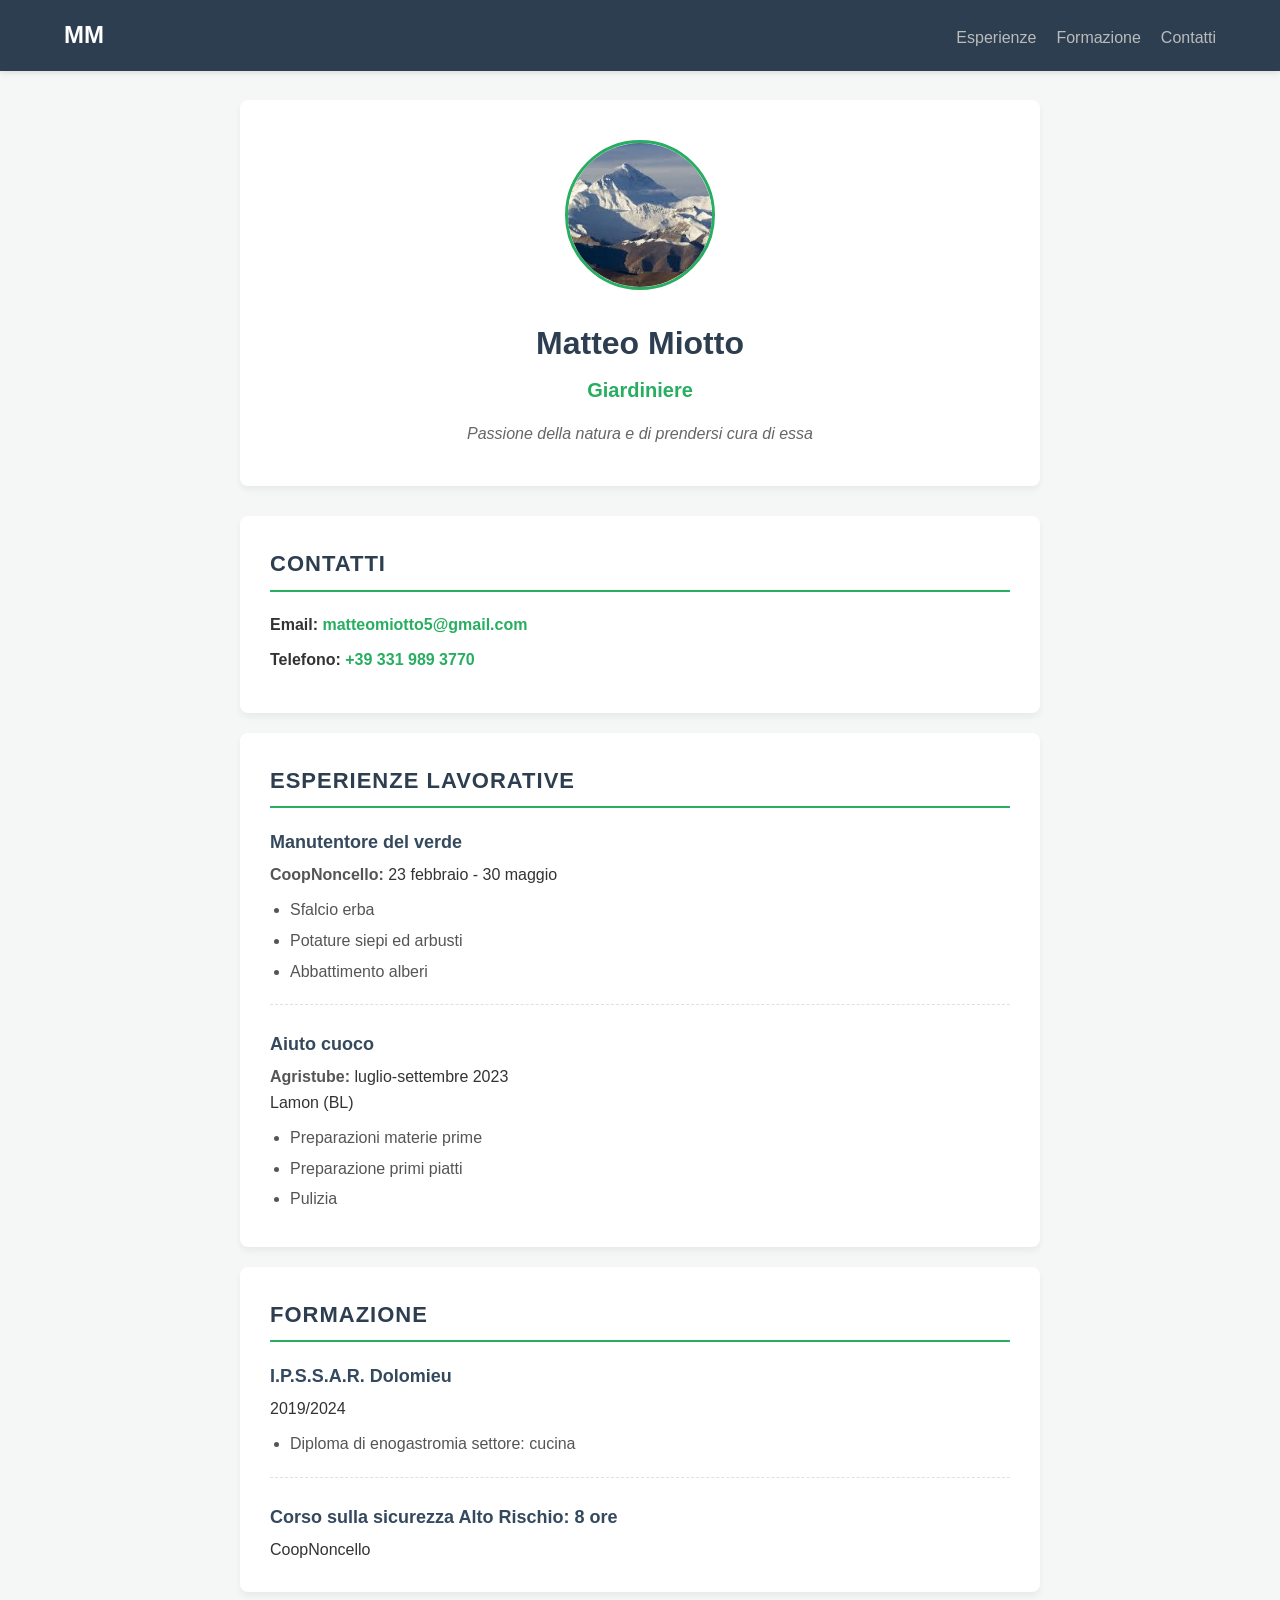
<file: index.html>
<!DOCTYPE html>
<html lang="en">
<head>
    <meta charset="UTF-8">
    <meta name="viewport" content="width=device-width, initial-scale=1.0">
    <title>Curriculum MM</title>
    <link href="gem.css" rel="stylesheet">
</head>
<body>

    <div class="barra">
        <a href="#home" class="logo">MM</a>
        <ul class="menu">
            <li><a href="#Esperienze">Esperienze</a></li>
            <li><a href="#Formazione">Formazione</a></li>
            <li><a href="#Contatti">Contatti</a></li>

        </ul>
    </div>

<div id="home">
    <img src="download.jpg"/>
    <h1>Matteo Miotto</h1>
    <h2>Giardiniere</h2>
    <p>Passione della natura e di prendersi cura di essa</p>
</div>

<div id="Contatti">
    <h3>Contatti</h3>
    <p><strong>Email:</strong> <a href="mailto:mattemiotto5@gmail.com"> matteomiotto5@gmail.com</a></p>
    <p><strong>Telefono: </strong> <a href="tel:+393319893770">+39 331 989 3770</a></p>
</div>

<div id="Esperienze">
    <h3>Esperienze lavorative</h3>

    <div>
        <h4>Manutentore del verde</h4>
        <p><strong>CoopNoncello:</strong> 23 febbraio - 30 maggio</p>
        <ul>
            <li>Sfalcio erba</li>
            <li>Potature siepi ed arbusti</li>
            <li>Abbattimento alberi</li>
        </ul>
    </div>

    <div>
        <h4>Aiuto cuoco </h4>
        <p><strong>Agristube:</strong> luglio-settembre 2023</p>
        <p>Lamon (BL)</p>
        <ul>
            <li>Preparazioni materie prime</li>
            <li>Preparazione primi piatti</li>
            <li>Pulizia</li>
        </ul>
    </div>

</div>

<div id="Formazione">
    <h3>Formazione</h3>

    <div>
        <h4><strong>I.P.S.S.A.R. Dolomieu</strong></h4>
        <p>2019/2024</p>
        <ul>
            <li>Diploma di enogastromia settore: cucina</li>
        </ul>
    </div>

    <div>
        <h4>Corso sulla sicurezza Alto Rischio: 8 ore </h4>
        <p>CoopNoncello</p>
        
    </div>
    
</div>

</body>
</html>
</file>
<file: gem.css>
/* --- Reset e Impostazioni Generali --- */
* {
    margin: 0;
    padding: 0;
    box-sizing: border-box;
    font-family: 'Segoe UI', Tahoma, Geneva, Verdana, sans-serif;
}

body {
    background-color: #f4f7f6;
    color: #333;
    line-height: 1.6;
    padding-top: 70px; /* Spazio per non far coprire i contenuti dalla barra fissa */
}

/* --- Barra di Navigazione --- */
.barra {
    position: fixed;
    top: 0;
    left: 0;
    width: 100%;
    background-color: #2c3e50;
    display: flex;
    justify-content: space-between;
    align-items: center;
    padding: 15px 5%;
    z-index: 1000;
    box-shadow: 0 2px 5px rgba(0,0,0,0.1);
}

.barra .logo {
    color: #fff;
    font-size: 24px;
    font-weight: bold;
    text-decoration: none;
}

.barra .menu {
    display: flex;
    list-style: none;
}

.barra .menu li {
    margin-left: 20px;
}

.barra .menu a {
    color: #bbb;
    text-decoration: none;
    font-size: 16px;
    transition: color 0.3s ease;
}

.barra .menu a:hover {
    color: #fff;
}

/* --- Sezione Home (Profilo) --- */
#home {
    background-color: #fff;
    max-width: 800px;
    margin: 30px auto;
    padding: 40px;
    text-align: center;
    border-radius: 8px;
    box-shadow: 0 4px 6px rgba(0,0,0,0.05);
}

#home img {
    width: 150px;
    height: 150px;
    border-radius: 50%;
    object-fit: cover;
    margin-bottom: 20px;
    border: 3px solid #27ae60; /* Un tocco di verde per il tema "giardiniere" */
}

#home h1 {
    font-size: 32px;
    color: #2c3e50;
    margin-bottom: 5px;
}

#home h2 {
    font-size: 20px;
    color: #27ae60;
    font-weight: 600;
    margin-bottom: 15px;
}

#home p {
    font-style: italic;
    color: #666;
}

/* --- Stile Comune per le Sezioni (Esperienze, Formazione, Contatti) --- */
#Contatti, #Esperienze, #Formazione {
    background-color: #fff;
    max-width: 800px;
    margin: 20px auto;
    padding: 30px;
    border-radius: 8px;
    box-shadow: 0 4px 6px rgba(0,0,0,0.05);
}

/* Titoli delle sezioni principale */
h3 {
    font-size: 22px;
    color: #2c3e50;
    border-bottom: 2px solid #27ae60;
    padding-bottom: 8px;
    margin-bottom: 20px;
    text-transform: uppercase;
    letter-spacing: 1px;
}

/* Sotto-blocchi di esperienze e formazione */
#Esperienze > div, #Formazione > div {
    margin-bottom: 25px;
    padding-bottom: 15px;
    border-bottom: 1px dashed #e0e0e0;
}

#Esperienze > div:last-child, #Formazione > div:last-child {
    border-bottom: none;
    margin-bottom: 0;
    padding-bottom: 0;
}

/* Titoli dei ruoli o scuole */
h4 {
    font-size: 18px;
    color: #34495e;
    margin-bottom: 5px;
}

/* Date e Luoghi */
#Esperienze p strong, #Formazione p strong {
    color: #555;
}

/* Liste puntate dei dettagli */
ul {
    margin-top: 10px;
    margin-left: 20px;
    color: #555;
}

ul li {
    margin-bottom: 5px;
}

/* --- Sezione Contatti Specifica --- */
#Contatti p {
    margin-bottom: 10px;
    font-size: 16px;
}

#Contatti a {
    color: #27ae60;
    text-decoration: none;
    font-weight: 600;
    transition: color 0.2s;
}

#Contatti a:hover {
    text-decoration: underline;
    color: #219653;
}

/* --- Ottimizzazione per Mobile --- */
@media (max-width: 600px) {
    .barra {
        flex-direction: column;
        padding: 10px;
    }
    
    .barra .menu {
        margin-top: 10px;
    }
    
    .barra .menu li {
        margin: 0 10px;
    }
    
    body {
        padding-top: 110px;
        padding-left: 15px;
        padding-right: 15px;
    }
}
</file>
